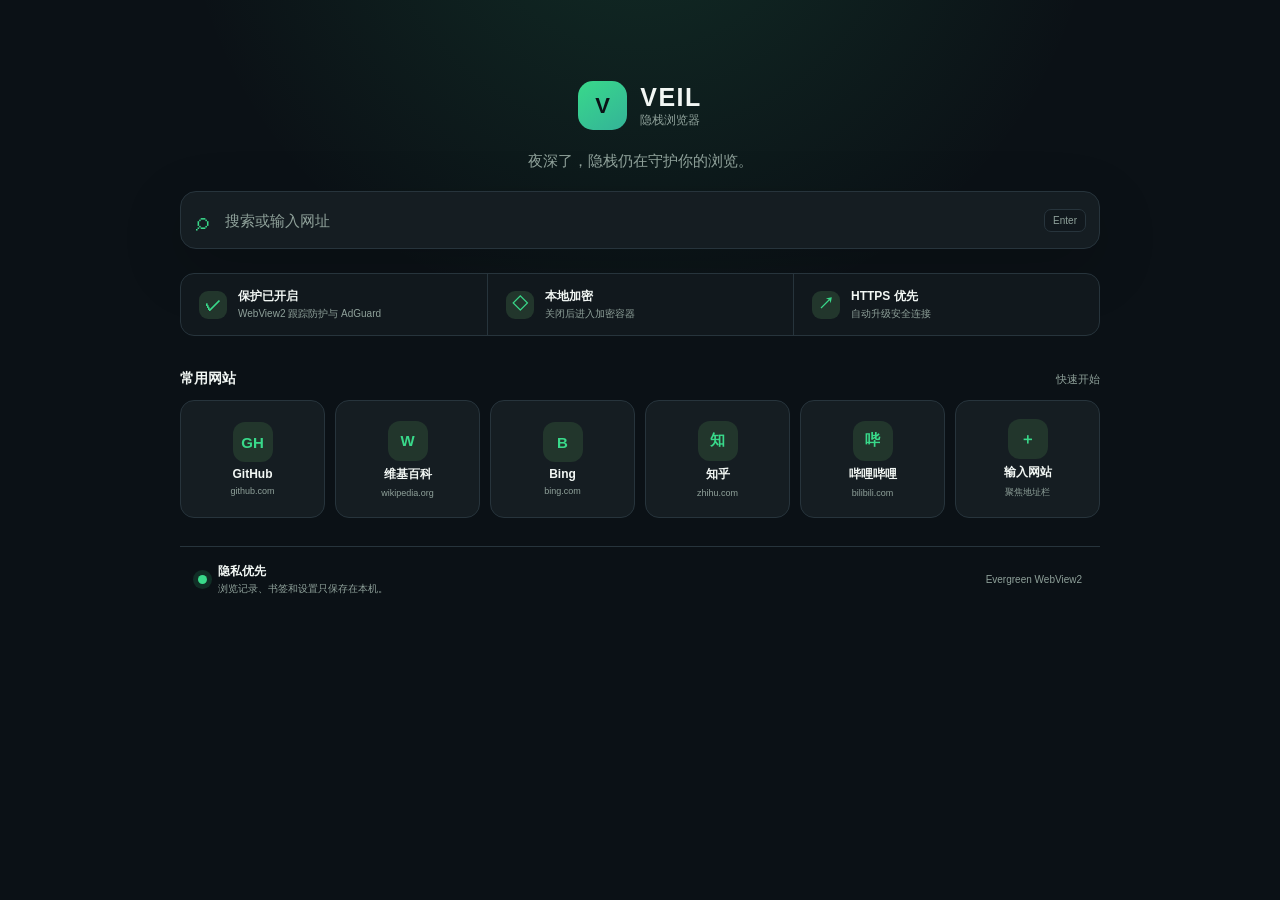
<file: src/VeilBrowser/Assets/NewTab/index.html>
<!doctype html>
<html lang="zh-CN">
<head>
    <meta charset="utf-8">
    <meta name="viewport" content="width=device-width,initial-scale=1">
    <meta name="color-scheme" content="dark light">
    <title>新标签页</title>
    <link rel="stylesheet" href="newtab.css">
</head>
<body>
    <main>
        <section class="intro">
            <div class="brand">
                <div class="brand-mark">V</div>
                <div><strong>VEIL</strong><span>隐栈浏览器</span></div>
            </div>
            <p id="greeting">安心浏览，从一个干净的新标签页开始。</p>

            <form id="searchForm" role="search">
                <span aria-hidden="true">⌕</span>
                <input id="searchInput" autocomplete="off"
                       placeholder="搜索或输入网址"
                       aria-label="搜索或输入网址">
                <kbd>Enter</kbd>
            </form>
        </section>

        <section class="protection" aria-label="隐私状态">
            <div>
                <span class="icon shield">✓</span>
                <p><strong>保护已开启</strong><small>WebView2 跟踪防护与 AdGuard</small></p>
            </div>
            <div>
                <span class="icon">◇</span>
                <p><strong>本地加密</strong><small>关闭后进入加密容器</small></p>
            </div>
            <div>
                <span class="icon">↗</span>
                <p><strong>HTTPS 优先</strong><small>自动升级安全连接</small></p>
            </div>
        </section>

        <section class="shortcuts">
            <header><h2>常用网站</h2><span>快速开始</span></header>
            <div class="shortcut-grid">
                <a href="https://github.com"><b>GH</b><span>GitHub</span><small>github.com</small></a>
                <a href="https://www.wikipedia.org"><b>W</b><span>维基百科</span><small>wikipedia.org</small></a>
                <a href="https://www.bing.com"><b>B</b><span>Bing</span><small>bing.com</small></a>
                <a href="https://www.zhihu.com"><b>知</b><span>知乎</span><small>zhihu.com</small></a>
                <a href="https://www.bilibili.com"><b>哔</b><span>哔哩哔哩</span><small>bilibili.com</small></a>
                <button id="focusAddress" type="button"><b>＋</b><span>输入网站</span><small>聚焦地址栏</small></button>
            </div>
        </section>

        <section class="notice">
            <span class="status-dot"></span>
            <p><strong>隐私优先</strong><small>浏览记录、书签和设置只保存在本机。</small></p>
            <span class="runtime">Evergreen WebView2</span>
        </section>
    </main>
    <script src="newtab.js"></script>
</body>
</html>
</file>
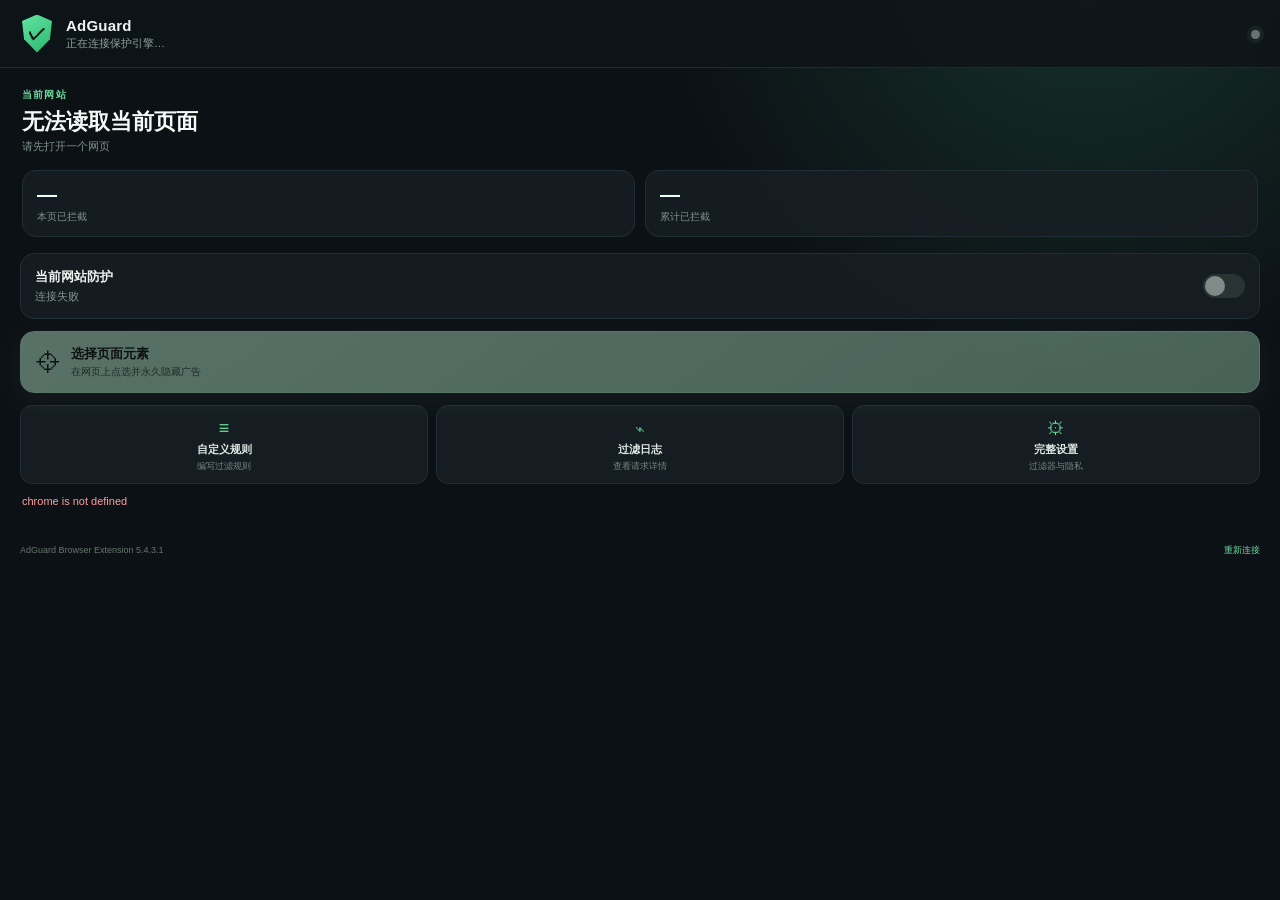
<file: third_party/VeilBrowserAdGuardBridge/pages/veil-control.html>
<!doctype html>
<html lang="zh-CN">
<head>
    <meta charset="utf-8">
    <meta name="viewport" content="width=device-width,initial-scale=1">
    <title>AdGuard 控制中心</title>
    <link rel="stylesheet" href="veil-control.css">
</head>
<body>
    <header>
        <div class="brand-mark" aria-hidden="true">✓</div>
        <div>
            <strong>AdGuard</strong>
            <span id="extensionState">正在连接保护引擎…</span>
        </div>
        <span class="status-dot" id="statusDot" aria-hidden="true"></span>
    </header>

    <main>
        <section class="hero">
            <div class="eyebrow">当前网站</div>
            <h1 id="siteName">正在读取标签页</h1>
            <p id="siteAddress">请稍候…</p>
            <div class="metrics">
                <div><strong id="pageBlocked">—</strong><span>本页已拦截</span></div>
                <div><strong id="totalBlocked">—</strong><span>累计已拦截</span></div>
            </div>
        </section>

        <section class="card">
            <div class="row">
                <div>
                    <strong>当前网站防护</strong>
                    <span id="siteProtectionText">正在获取状态</span>
                </div>
                <button id="siteToggle" class="switch" type="button" disabled
                        aria-label="切换当前网站防护" aria-pressed="false">
                    <span></span>
                </button>
            </div>
        </section>

        <button id="pickElement" class="primary" type="button" disabled>
            <span class="picker-icon" aria-hidden="true">⌖</span>
            <span><strong>选择页面元素</strong><small>在网页上点选并永久隐藏广告</small></span>
        </button>

        <section class="actions" aria-label="AdGuard 工具">
            <button data-page="fullscreen-user-rules.html" type="button">
                <span>≡</span><strong>自定义规则</strong><small>编写过滤规则</small>
            </button>
            <button data-page="filtering-log.html" type="button">
                <span>⌁</span><strong>过滤日志</strong><small>查看请求详情</small>
            </button>
            <button data-page="options.html" type="button">
                <span>⚙</span><strong>完整设置</strong><small>过滤器与隐私</small>
            </button>
        </section>

        <div id="message" role="status" aria-live="polite"></div>
    </main>

    <footer>
        <span>AdGuard Browser Extension 5.4.3.1</span>
        <button id="retry" type="button">重新连接</button>
    </footer>
    <script src="veil-control.js"></script>
</body>
</html>
</file>
<file: src/VeilBrowser/Assets/NewTab/newtab.css>
:root {
    color-scheme: dark;
    --window: #0b1116;
    --surface: #151d22;
    --surface-alt: #11181d;
    --hover: #1d282f;
    --border: #27343c;
    --accent: #39d98a;
    --accent-soft: #22362c;
    --text: #f2f7f4;
    --muted: #8fa19a;
    --shadow: 0 18px 60px rgba(0, 0, 0, .18);
    font-family: "Segoe UI Variable", "Segoe UI", sans-serif;
    background: var(--window);
    color: var(--text);
}

:root.theme-daylight {
    color-scheme: light;
    --window: #f6f7f4;
    --surface: #fff;
    --surface-alt: #f1f4f1;
    --hover: #e8eeea;
    --border: #d6deda;
    --accent: #008f77;
    --accent-soft: #ddf1eb;
    --text: #1c252b;
    --muted: #68766f;
    --shadow: 0 18px 60px rgba(48, 65, 58, .08);
}

:root.theme-graphite {
    --window: #15181d;
    --surface: #20252b;
    --surface-alt: #181d23;
    --hover: #292f36;
    --border: #353d46;
    --accent: #48c78e;
    --accent-soft: #23334a;
    --text: #eef1f4;
    --muted: #929ba5;
}

* { box-sizing: border-box; }
body {
    margin: 0;
    min-height: 100vh;
    background:
        radial-gradient(circle at 50% -15%, color-mix(in srgb, var(--accent) 14%, transparent), transparent 38%),
        var(--window);
}

main {
    width: min(920px, calc(100vw - 64px));
    margin: 0 auto;
    padding: clamp(56px, 9vh, 96px) 0 48px;
}

.intro { text-align: center; }
.brand {
    display: inline-flex;
    align-items: center;
    gap: 13px;
}
.brand-mark {
    width: 49px;
    height: 49px;
    display: grid;
    place-items: center;
    border-radius: 15px;
    background: linear-gradient(145deg, var(--accent), color-mix(in srgb, var(--accent) 65%, #2b6cb0));
    color: var(--window);
    font-size: 22px;
    font-weight: 800;
}
.brand > div:last-child { display: grid; text-align: left; }
.brand strong { font-size: 25px; letter-spacing: 1.5px; }
.brand span { color: var(--muted); font-size: 12px; }
.intro > p { margin: 22px 0 20px; color: var(--muted); font-size: 15px; }

form {
    height: 58px;
    display: grid;
    grid-template-columns: 42px 1fr auto;
    align-items: center;
    border: 1px solid var(--border);
    border-radius: 16px;
    background: var(--surface);
    box-shadow: var(--shadow);
}
form > span { color: var(--accent); font-size: 25px; }
input {
    height: 100%;
    border: 0;
    outline: 0;
    background: transparent;
    color: var(--text);
    font: inherit;
    font-size: 15px;
}
input::placeholder { color: var(--muted); }
kbd {
    margin-right: 13px;
    padding: 5px 8px;
    border: 1px solid var(--border);
    border-radius: 7px;
    background: var(--surface-alt);
    color: var(--muted);
    font: inherit;
    font-size: 10px;
}

.protection {
    margin-top: 24px;
    display: grid;
    grid-template-columns: repeat(3, 1fr);
    border: 1px solid var(--border);
    border-radius: 14px;
    background: var(--surface-alt);
}
.protection > div {
    min-width: 0;
    padding: 14px 18px;
    display: flex;
    align-items: center;
    gap: 11px;
}
.protection > div + div { border-left: 1px solid var(--border); }
.icon {
    width: 28px;
    height: 28px;
    display: grid;
    place-items: center;
    border-radius: 9px;
    background: var(--accent-soft);
    color: var(--accent);
    font-weight: 700;
}
p { margin: 0; }
.protection p, .notice p { min-width: 0; display: grid; gap: 2px; }
.protection strong, .notice strong { font-size: 12px; }
.protection small, .notice small { color: var(--muted); font-size: 10px; }

.shortcuts { margin-top: 34px; }
.shortcuts header {
    display: flex;
    align-items: center;
    justify-content: space-between;
    margin-bottom: 12px;
}
h2 { margin: 0; font-size: 14px; font-weight: 650; }
.shortcuts header span { color: var(--muted); font-size: 11px; }
.shortcut-grid {
    display: grid;
    grid-template-columns: repeat(6, 1fr);
    gap: 10px;
}
.shortcut-grid a,
.shortcut-grid button {
    min-width: 0;
    height: 118px;
    padding: 14px 9px;
    display: grid;
    justify-items: center;
    align-content: center;
    gap: 5px;
    border: 1px solid var(--border);
    border-radius: 14px;
    background: var(--surface);
    color: var(--text);
    text-decoration: none;
    font: inherit;
    cursor: pointer;
    transition: transform .16s ease, border-color .16s ease, background .16s ease;
}
.shortcut-grid a:hover,
.shortcut-grid button:hover {
    transform: translateY(-2px);
    border-color: var(--accent);
    background: var(--hover);
}
.shortcut-grid b {
    width: 40px;
    height: 40px;
    display: grid;
    place-items: center;
    border-radius: 12px;
    background: var(--accent-soft);
    color: var(--accent);
    font-size: 15px;
}
.shortcut-grid span { font-size: 12px; font-weight: 600; }
.shortcut-grid small {
    max-width: 100%;
    overflow: hidden;
    color: var(--muted);
    font-size: 9px;
    text-overflow: ellipsis;
    white-space: nowrap;
}

.notice {
    margin-top: 28px;
    padding: 16px 18px;
    display: flex;
    align-items: center;
    gap: 11px;
    border-top: 1px solid var(--border);
}
.status-dot {
    width: 9px;
    height: 9px;
    border-radius: 50%;
    background: var(--accent);
    box-shadow: 0 0 0 5px color-mix(in srgb, var(--accent) 14%, transparent);
}
.runtime {
    margin-left: auto;
    color: var(--muted);
    font-size: 10px;
}

@media (max-width: 760px) {
    main { width: min(600px, calc(100vw - 32px)); padding-top: 40px; }
    .protection { grid-template-columns: 1fr; }
    .protection > div + div { border-left: 0; border-top: 1px solid var(--border); }
    .shortcut-grid { grid-template-columns: repeat(3, 1fr); }
}
</file>
<file: third_party/VeilBrowserAdGuardBridge/pages/veil-control.css>
:root {
    color-scheme: dark;
    font-family: "Segoe UI Variable", "Segoe UI", sans-serif;
    background: #0c1116;
    color: #eef5f1;
}

* { box-sizing: border-box; }

body {
    margin: 0;
    min-width: 340px;
    min-height: 520px;
    background:
        radial-gradient(circle at 85% -10%, rgba(63, 209, 126, .18), transparent 34%),
        #0c1116;
}

button { font: inherit; }

header {
    height: 68px;
    padding: 0 20px;
    display: flex;
    align-items: center;
    gap: 12px;
    border-bottom: 1px solid #202a31;
    background: rgba(14, 20, 25, .9);
}

.brand-mark {
    width: 34px;
    height: 38px;
    display: grid;
    place-items: center;
    clip-path: polygon(50% 0, 94% 17%, 88% 65%, 50% 100%, 12% 65%, 6% 17%);
    background: linear-gradient(145deg, #63e6a4, #28b56b);
    color: #06110b;
    font-size: 18px;
    font-weight: 800;
}

header > div:nth-child(2) {
    min-width: 0;
    display: grid;
    flex: 1;
}

header strong { font-size: 15px; letter-spacing: .2px; }
header span { color: #90a19a; font-size: 11px; margin-top: 2px; }

.status-dot {
    width: 9px;
    height: 9px;
    border-radius: 50%;
    background: #65746d;
    box-shadow: 0 0 0 4px rgba(101, 116, 109, .14);
}
.status-dot.ready {
    background: #51d88a;
    box-shadow: 0 0 0 4px rgba(81, 216, 138, .14);
}

main { padding: 18px 20px 12px; }

.hero {
    padding: 2px 2px 16px;
}

.eyebrow {
    color: #69d99b;
    text-transform: uppercase;
    letter-spacing: 1.2px;
    font-size: 10px;
    font-weight: 700;
}

h1 {
    margin: 6px 0 3px;
    overflow: hidden;
    color: #f3faf6;
    font-size: 22px;
    line-height: 1.25;
    text-overflow: ellipsis;
    white-space: nowrap;
}

#siteAddress {
    margin: 0;
    overflow: hidden;
    color: #7f9088;
    font-size: 11px;
    text-overflow: ellipsis;
    white-space: nowrap;
}

.metrics {
    display: grid;
    grid-template-columns: 1fr 1fr;
    gap: 10px;
    margin-top: 16px;
}

.metrics div,
.card {
    border: 1px solid #222e35;
    border-radius: 14px;
    background: rgba(23, 31, 37, .8);
}

.metrics div { padding: 12px 14px; }
.metrics strong { display: block; color: #e8fff1; font-size: 20px; }
.metrics span { color: #82928a; font-size: 10px; }

.card { padding: 14px; margin-bottom: 12px; }
.row { display: flex; align-items: center; justify-content: space-between; }
.row > div { display: grid; gap: 3px; }
.row strong { font-size: 13px; }
.row span { color: #82928a; font-size: 11px; }

.switch {
    width: 42px;
    height: 24px;
    padding: 2px;
    border: 0;
    border-radius: 99px;
    background: #3a4642;
    cursor: pointer;
    transition: .18s ease;
}
.switch span {
    display: block;
    width: 20px;
    height: 20px;
    border-radius: 50%;
    background: #d9e4de;
    transition: .18s ease;
}
.switch[aria-pressed="true"] { background: #35c878; }
.switch[aria-pressed="true"] span { transform: translateX(18px); background: white; }
.switch:disabled { cursor: wait; opacity: .55; }

.primary {
    width: 100%;
    min-height: 62px;
    padding: 12px 14px;
    display: flex;
    align-items: center;
    gap: 12px;
    border: 1px solid #4ae08b;
    border-radius: 14px;
    background: linear-gradient(145deg, #50d98b, #2fbd71);
    color: #06140c;
    cursor: pointer;
    text-align: left;
    box-shadow: 0 8px 24px rgba(36, 179, 103, .16);
}
.primary:hover { filter: brightness(1.07); transform: translateY(-1px); }
.primary:disabled { cursor: not-allowed; filter: grayscale(.7); opacity: .55; transform: none; }
.primary > span:last-child { display: grid; gap: 2px; }
.primary strong { font-size: 13px; }
.primary small { color: rgba(3, 18, 9, .72); font-size: 10px; }
.picker-icon { font-size: 24px; font-weight: 300; }

.actions {
    display: grid;
    grid-template-columns: repeat(3, 1fr);
    gap: 8px;
    margin-top: 12px;
}
.actions button {
    min-width: 0;
    padding: 12px 7px 10px;
    display: grid;
    gap: 3px;
    border: 1px solid #222e35;
    border-radius: 12px;
    background: #151d22;
    color: #dfe9e3;
    cursor: pointer;
}
.actions button:hover { border-color: #3f5b4d; background: #19241f; }
.actions button > span { color: #65d99a; font-size: 18px; }
.actions strong { overflow: hidden; font-size: 11px; text-overflow: ellipsis; white-space: nowrap; }
.actions small { color: #74847c; font-size: 9px; }

#message {
    min-height: 34px;
    padding: 10px 2px 0;
    color: #8fa099;
    font-size: 11px;
    line-height: 1.4;
}
#message.error { color: #ff9f9f; }
#message.success { color: #6fe0a1; }

footer {
    padding: 10px 20px 14px;
    display: flex;
    justify-content: space-between;
    align-items: center;
    color: #66766e;
    font-size: 9px;
}
footer button {
    padding: 4px 0;
    border: 0;
    background: transparent;
    color: #70dca0;
    cursor: pointer;
}

button:focus-visible {
    outline: 2px solid #a1ffd0;
    outline-offset: 2px;
}

/* Porcelain Daylight */
:root.theme-daylight {
    color-scheme: light;
    background: #f6f7f4;
    color: #1c252b;
}

.theme-daylight body {
    background:
        radial-gradient(circle at 85% -10%, rgba(0, 143, 119, .08), transparent 34%),
        #f6f7f4;
}

.theme-daylight header {
    border-color: #d6deda;
    background: rgba(255, 255, 255, .94);
}

.theme-daylight header strong,
.theme-daylight h1,
.theme-daylight .metrics strong,
.theme-daylight .row strong {
    color: #1c252b;
}

.theme-daylight header span,
.theme-daylight #siteAddress,
.theme-daylight .metrics span,
.theme-daylight .row span,
.theme-daylight #message,
.theme-daylight footer {
    color: #68766f;
}

.theme-daylight .eyebrow,
.theme-daylight .actions button > span,
.theme-daylight footer button {
    color: #008f77;
}

.theme-daylight .metrics div,
.theme-daylight .card,
.theme-daylight .actions button {
    border-color: #d6deda;
    background: rgba(255, 255, 255, .92);
}

.theme-daylight .actions button {
    color: #1c252b;
}

.theme-daylight .actions button:hover {
    border-color: #9ed7c6;
    background: #e8f6f1;
}

.theme-daylight .switch {
    background: #c8d2cd;
}

.theme-daylight .switch[aria-pressed="true"] {
    background: #00a67e;
}

.theme-daylight .primary {
    border-color: #008f77;
    background: #008f77;
    color: white;
    box-shadow: 0 8px 24px rgba(0, 143, 119, .12);
}

.theme-daylight .primary small {
    color: rgba(255, 255, 255, .78);
}

/* Graphite Focus */
:root.theme-graphite {
    background: #15181d;
    color: #eef1f4;
}

.theme-graphite body {
    background:
        radial-gradient(circle at 90% 0, rgba(108, 152, 240, .1), transparent 32%),
        #15181d;
}

.theme-graphite header {
    border-color: #353d46;
    background: rgba(25, 29, 35, .94);
}

.theme-graphite .metrics div,
.theme-graphite .card,
.theme-graphite .actions button {
    border-color: #353d46;
    background: rgba(32, 37, 43, .92);
}

.theme-graphite .actions button:hover {
    border-color: #526175;
    background: #292f36;
}

.theme-graphite .status-dot.ready {
    box-shadow: 0 0 0 4px rgba(72, 199, 142, .14);
}
</file>
